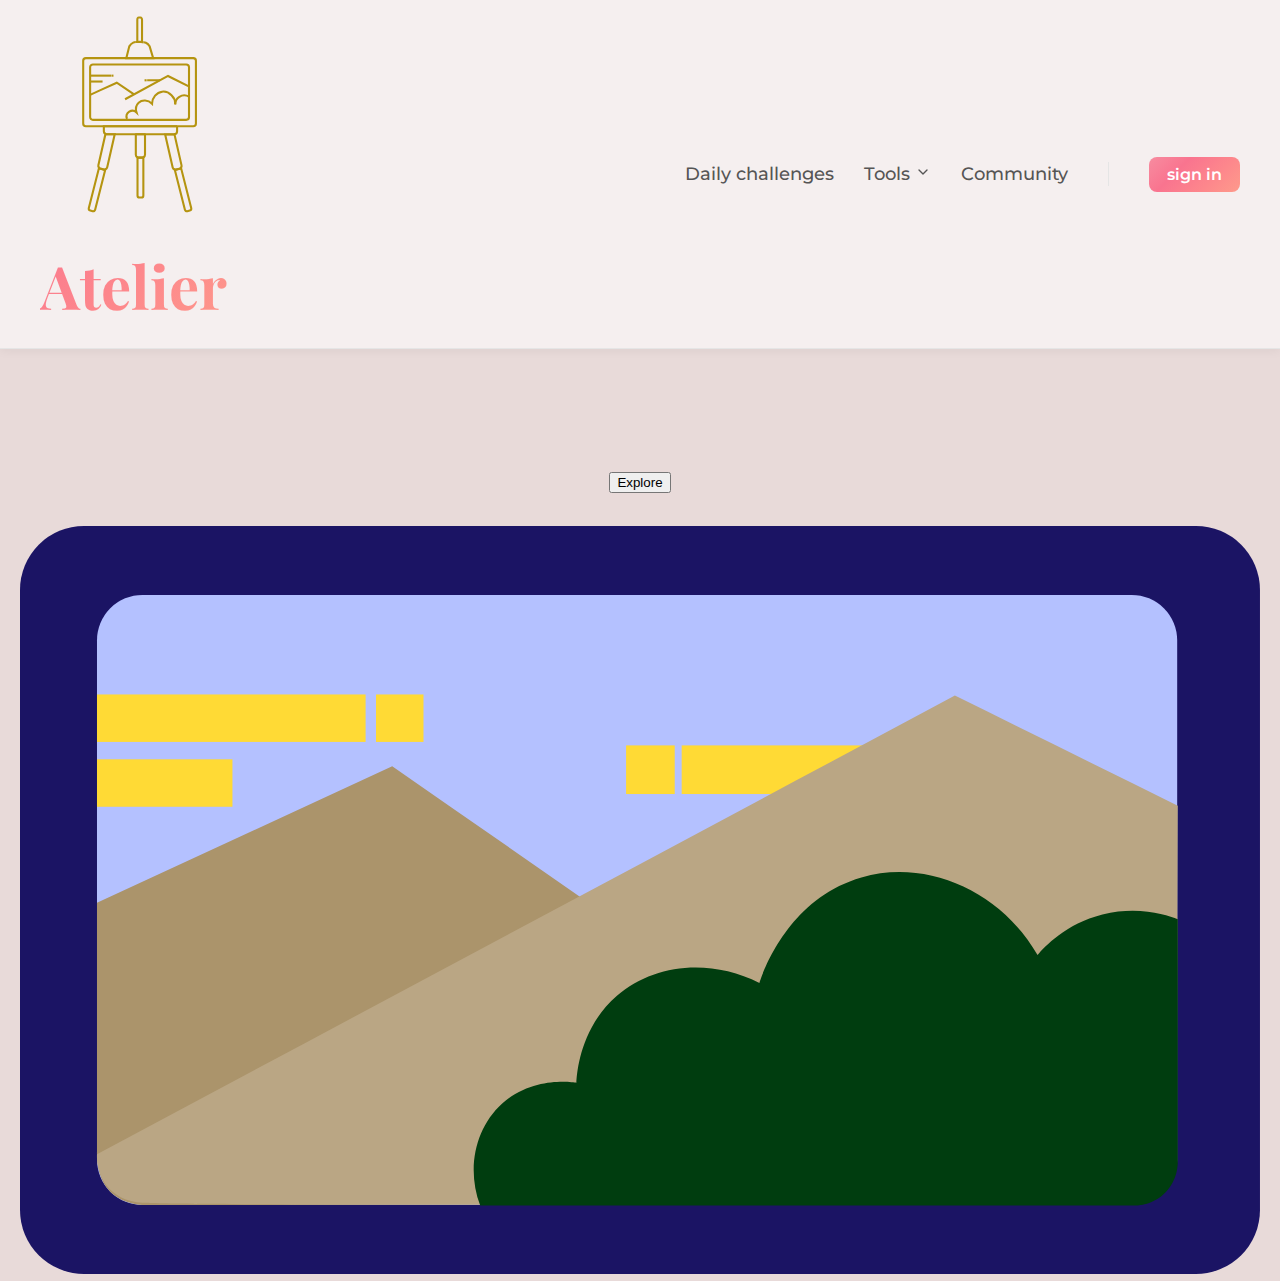
<file: index.html>
<!DOCTYPE html>
<html lang="en">
<head>
    <meta charset="UTF-8">
    <title>Atelier</title>
    <meta name="viewport" content="width=device-width, initial-scale=1.0">

    <!-- Google Fonts -->
    <link href="https://fonts.googleapis.com/css2?family=Inter:wght@400;500;600&family=Playfair+Display:wght@700&family=Montserrat:wght@400;500;600&display=swap" rel="stylesheet">

    <!-- Link to external CSS -->
    <link rel="stylesheet" href="Atelier.css">
</head>
<body>

  
    <!-- Hero / Intro Section -->
    <section class="hero">
        <h2><button class="Explore" onclick="window.location.href='Pinterest.html'">Explore</button></h2>
      
        <div class="animation">
            <?xml version="1.0" encoding="UTF-8"?>
            <svg id="Layer_2" data-name="Layer 2" xmlns="http://www.w3.org/2000/svg" viewBox="0 0 1071 646">
              <defs>
                <style>
                  .cls-1 {
                    fill: #ffda35;
                  }

                  .cls-1, .cls-2, .cls-3, .cls-4, .cls-5, .cls-6 {
                    stroke-width: 0px;
                  }

                  .cls-2 {
                    fill: #003d0f;
                  }

                  .cls-3 {
                    fill: #ab946b;
                  }

                  .cls-4 {
                    fill: #b4c1ff;
                  }

                  .cls-5 {
                    fill: #1b1464;
                  }

                  .cls-6 {
                    fill: #baa684;
                  }
                </style>
              </defs>
              <rect class="cls-5" width="1071" height="646" rx="55.29" ry="55.29"/>
              <rect class="cls-4" x="66.5" y="59.5" width="933" height="527" rx="39.3" ry="39.3"/>
              <path class="cls-3" d="M66.5,325.5c85-39.33,170-78.67,255-118,181.33,126,362.67,252,544,378-251.67.33-503.33.67-755,1-7.73.01-22.71-1.41-33-12-9.98-10.28-11.27-25.08-11-35v-214Z"/>
              <g>
                <rect class="cls-1" x="571.5" y="189.5" width="164" height="42"/>
                <rect class="cls-1" x="523.5" y="189.5" width="42" height="42"/>
              </g>
              <path class="cls-6" d="M807.5,146.5c64.17,31.69,128.33,63.37,192.5,95.06-.33,103.19-.67,206.38-1,309.57-.55,3.65-2.42,12.76-10,20.9-10.22,10.98-23.4,12.23-26.5,12.44-478.92,1.96-829.94,2.11-857,0-4.33-.34-16.41-1.39-26-9.95-13.73-12.26-13.12-29.51-13-31.85,247-132.06,494-264.11,741-396.17Z"/>
              <path class="cls-2" d="M397.5,587c-12.05-31.98-4.31-67.12,19.02-88.15,25.87-23.34,59.24-18.77,64.05-18.03.43-8.43,3.31-47.65,35.03-75.13,32.18-27.87,81.04-32.41,123.1-11.02,1.41-4.73,22.75-72.48,88.07-91.16,55.86-15.97,119.61,10.88,152.12,67.12,5.99-7.11,24.38-27.09,56.05-35.06,31.1-7.83,56.33.63,65.05,4.01v209.36c.03,2.74-.13,15.39-10.01,26.05-10.67,11.51-24.6,11.98-27.02,12.02H397.5Z"/>
              <rect class="cls-1" x="66.5" y="201.5" width="117" height="41"/>
              <rect class="cls-1" x="66.5" y="145.5" width="232" height="41"/>
              <rect class="cls-1" x="307.5" y="145.5" width="41" height="41"/>
            </svg>
        </div>
    </section>

    <!-- External JavaScript -->
    <script src="Atelier.js"></script>
    
    <!-- Botpress Chat -->
    <script src="https://cdn.botpress.cloud/webchat/v3.3/inject.js"></script>
    <script src="https://files.bpcontent.cloud/2025/09/19/19/20250919191425-BEI996S3.js" defer></script>
    
</body>
</html>
</file>
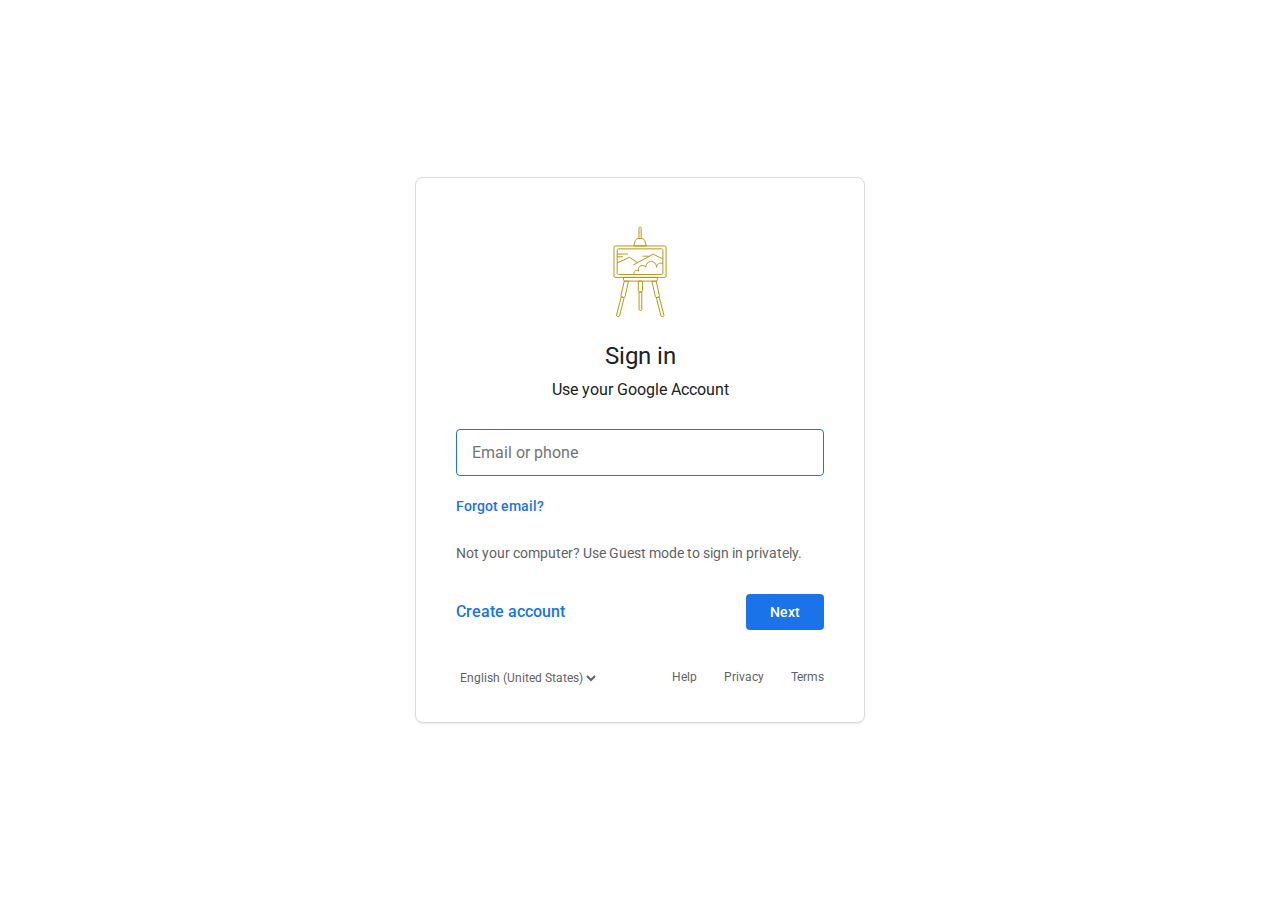
<file: Signup.html>
<!DOCTYPE html>
<html lang="en">
<head>
    <meta charset="UTF-8">
    <meta name="viewport" content="width=device-width, initial-scale=1.0">
    <title>Sign in - Google Accounts</title>
    <link rel="stylesheet" href="https://fonts.googleapis.com/css2?family=Roboto:wght@300;400;500&display=swap">
    <style>
        * {
            box-sizing: border-box;
            margin: 0;
            padding: 0;
            font-family: 'Roboto', Arial, sans-serif;
        }
        
        body {
            background-color: #fff;
            color: #202124;
            display: flex;
            justify-content: center;
            align-items: center;
            min-height: 100vh;
            padding: 20px;
        }
        
        .login-container {
            width: 100%;
            max-width: 450px;
            padding: 48px 40px 36px;
            border: 1px solid #dadce0;
            border-radius: 8px;
            box-shadow: 0 1px 2px rgba(0, 0, 0, 0.1);
        }
        
        .google-logo {
            width: 92px;                /* size control */
  display: block;
  margin: 0 auto 20px;        
        }
        
        
        
        h1 {
            text-align: center;
            font-size: 24px;
            font-weight: 400;
            margin-bottom: 10px;
        }
        
        .subtitle {
            text-align: center;
            font-size: 16px;
            font-weight: 400;
            margin-bottom: 30px;
        }
        
        .form-group {
            margin-bottom: 20px;
        }
        
        input[type="email"],
        input[type="password"] {
            width: 100%;
            padding: 13px 15px;
            font-size: 16px;
            border: 1px solid #dadce0;
            border-radius: 4px;
            transition: border 0.2s;
        }
        
        input[type="email"]:focus,
        input[type="password"]:focus {
            border: 1px solid #1a73e8;
            outline: none;
        }
        
        .forgot-email {
            color: #1a73e8;
            font-weight: 500;
            font-size: 14px;
            text-decoration: none;
            margin-bottom: 30px;
            display: inline-block;
        }
        
        .forgot-email:hover {
            background-color: rgba(26, 115, 232, 0.04);
        }
        
        .help-text {
            font-size: 14px;
            color: #5f6368;
            margin-bottom: 30px;
            line-height: 1.4;
        }
        
        .buttons {
            display: flex;
            justify-content: space-between;
            align-items: center;
        }
        
        .create-account {
            color: #1a73e8;
            font-weight: 500;
            text-decoration: none;
            padding: 6px 0;
        }
        
        .create-account:hover {
            background-color: rgba(26, 115, 232, 0.04);
        }
        
        .next-button {
            background-color: #1a73e8;
            color: white;
            border: none;
            padding: 10px 24px;
            font-size: 14px;
            border-radius: 4px;
            font-weight: 500;
            cursor: pointer;
            transition: background-color 0.2s;
        }
        
        .next-button:hover {
            background-color: #1565c0;
            box-shadow: 0 1px 2px rgba(0, 0, 0, 0.3);
        }
        
        .footer {
            margin-top: 40px;
            display: flex;
            justify-content: space-between;
            font-size: 12px;
            color: #5f6368;
        }
        
        .footer select {
            border: none;
            color: #5f6368;
            background: transparent;
            font-size: 12px;
        }
        
        .footer-links a {
            color: #5f6368;
            text-decoration: none;
            margin-left: 24px;
        }
        
        @media (max-width: 480px) {
            .login-container {
                border: none;
                box-shadow: none;
                padding: 20px;
            }
            
            .buttons {
                flex-direction: column;
                align-items: flex-start;
            }
            
            .next-button {
                margin-top: 20px;
                width: 100%;
            }
            
            .footer {
                flex-direction: column;
                align-items: center;
            }
            
            .footer-links {
                margin-top: 10px;
            }
        }
    </style>
</head>
<body>
    <div class="login-container">
        <div class="google-logo">
            <img src="Easel.svg" alt="Atelier Logo">
        </div>
        
        <h1>Sign in</h1>
        <p class="subtitle">Use your Google Account</p>
        
        <form id="login-form">
            <div class="form-group">
                <input type="email" id="email" placeholder="Email or phone" autofocus>
            </div>
            
            <a href="#" class="forgot-email">Forgot email?</a>
            
            <p class="help-text">Not your computer? Use Guest mode to sign in privately.</p>
            
            <div class="buttons">
                <a href="#" class="create-account">Create account</a>
                <button type="button" class="next-button">Next</button>
            </div>
        </form>
        
        <div class="footer">
            <select>
                <option>English (United States)</option>
                <option>Español</option>
                <option>Français</option>
                <option>中文</option>
            </select>
            
            <div class="footer-links">
                <a href="#">Help</a>
                <a href="#">Privacy</a>
                <a href="#">Terms</a>
            </div>
        </div>
    </div>

    <script>
        document.addEventListener('DOMContentLoaded', function() {
            const emailInput = document.getElementById('email');
            const nextButton = document.querySelector('.next-button');
            
            // Simple validation for demonstration
            nextButton.addEventListener('click', function() {
                if (!emailInput.value) {
                    emailInput.focus();
                    return;
                }
                
                // In a real implementation, this would submit the form
                alert('This is a demonstration. In a real implementation, this would verify your email.');
            });
            
            // Add focus effect to inputs
            const inputs = document.querySelectorAll('input');
            inputs.forEach(input => {
                input.addEventListener('focus', () => {
                    input.style.border = '1px solid #1a73e8';
                });
                
                input.addEventListener('blur', () => {
                    input.style.border = '1px solid #dadce0';
                });
            });
        });
    </script>
    <div id="navbar"></div>

</body>
</html>
</file>
<file: Atelier.css>
/* Global Styles */
body {
    margin: 0;
    padding: 0;
    font-family: 'Montserrat', sans-serif;
    background-color: #e8dad9;
    color: #2d2d2d;
    line-height: 1.6;
    -webkit-font-smoothing: antialiased;
    -moz-osx-font-smoothing: grayscale;
    text-rendering: optimizeLegibility;
}

/* Navbar */
nav {
    display: flex;
    justify-content: space-between;
    align-items: center;
    background-color: hsl(0, 25%, 95%);
    padding: 15px 40px;
    border-bottom: 1px solid #e5e5e5;
    box-shadow: 0 2px 10px rgba(0,0,0,0.05);
}

/* Logo */
.logo {
    font-size: 60px;
    font-weight: 700;
    font-family: 'Playfair Display', serif;
    background: linear-gradient(135deg, #f78ca0, #f9748f, #fd868c, #fe9a8b);
    -webkit-background-clip: text;
    -webkit-text-fill-color: transparent;
    background-clip: text;
}

/* Navbar Links */
nav ul {
    list-style: none;
    display: flex;
    align-items: center;
    gap: 30px;
    margin: 0;
    padding: 0;
}

nav ul li a {
    position: relative;
    text-decoration: none;
    color: #555;
    font-size: 18px;
    font-weight: 500;
    font-family: 'Montserrat', sans-serif;
    padding-bottom: 5px;
    transition: color 0.3s;
}

nav ul li a::after {
    content: "";
    position: absolute;
    left: 0;
    bottom: 0;
    width: 0;
    height: 3px;
    background: linear-gradient(135deg, #f78ca0, #f9748f, #fd868c, #fe9a8b);
    transition: width 0.3s ease-in-out;
    border-radius: 2px;
}

nav ul li a:hover {
    color: #f78ca0;
}

nav ul li a:hover::after {
    width: 100%;
}

/* Divider */
nav ul li.divider {
    width: 1px;
    height: 24px;
    background-color: #e5e5e5;
    margin: 0 10px;
}

/* Sign-in Button */
nav ul li button {
    background: linear-gradient(135deg, #f78ca0, #f9748f, #fd868c, #fe9a8b);
    border: none;
    color: #fff;
    font-size: 16px;
    font-weight: 600;
    padding: 8px 18px;
    border-radius: 8px;
    cursor: pointer;
    transition: transform 0.2s ease, opacity 0.2s ease;
    font-family: 'Montserrat', sans-serif;
}

nav ul li button:hover {
    transform: scale(1.05);
    opacity: 0.9;
}

/* Hero Section */
.hero {
    text-align: center;
    margin-top: 80px;
    padding: 0 20px;
}

.hero h2 {
    font-family: 'Playfair Display', serif;
    font-size: 48px;
    margin-bottom: 20px;
    color: #180404;
}

.hero p {
    font-family: 'Montserrat', sans-serif;
    font-size: 20px;
    color: #666;
}

/* Responsive */
@media screen and (max-width: 768px) {
    .logo {
        font-size: 40px;
    }

    nav ul {
        gap: 15px;
    }

    .hero h2 {
        font-size: 32px;
    }

    .hero p {
        font-size: 18px;
    }
}

/* Dropdown Container */
.dropdown {
    position: relative;
}

/* Dropdown Menu */
.dropdown-menu {
    display: none;
    position: absolute;
    top: 100%;
    left: 0;
    background-color: #ffffff;
    border: 1px solid #e5e5e5;
    border-radius: 8px;
    min-width: 180px;
    padding: 10px 0;
    box-shadow: 0 4px 10px rgba(0,0,0,0.08);
    z-index: 1000;
}

.dropdown-menu li {
    list-style: none;
}

.dropdown-menu li a {
    display: block;
    padding: 10px 20px;
    color: #444;
    text-decoration: none;
    transition: background 0.2s, color 0.2s;
}

.dropdown-menu li a:hover {
    background: #fdf0f2;
    color: #f9748f;
}

.dropdown:hover .dropdown-menu {
    display: block;
}

.dropdown-menu li a::after {
    content: "";
    position: absolute;
    left: 0;
    bottom: 0;
    width: 0;
    height: 3px;
    background: linear-gradient(135deg, #f5f4f4);
    transition: width 0.3s ease-in-out;
    border-radius: 2px;
}

#palette-container {
  display: flex;
  gap: 10px;
  margin: 20px 0;
}

.color-block {
  width: 100px;
  height: 100px;
  border-radius: 8px;
  display: flex;
  justify-content: center;
  align-items: center;
  color: white;
  font-weight: bold;
  cursor: pointer;
}
</file>
